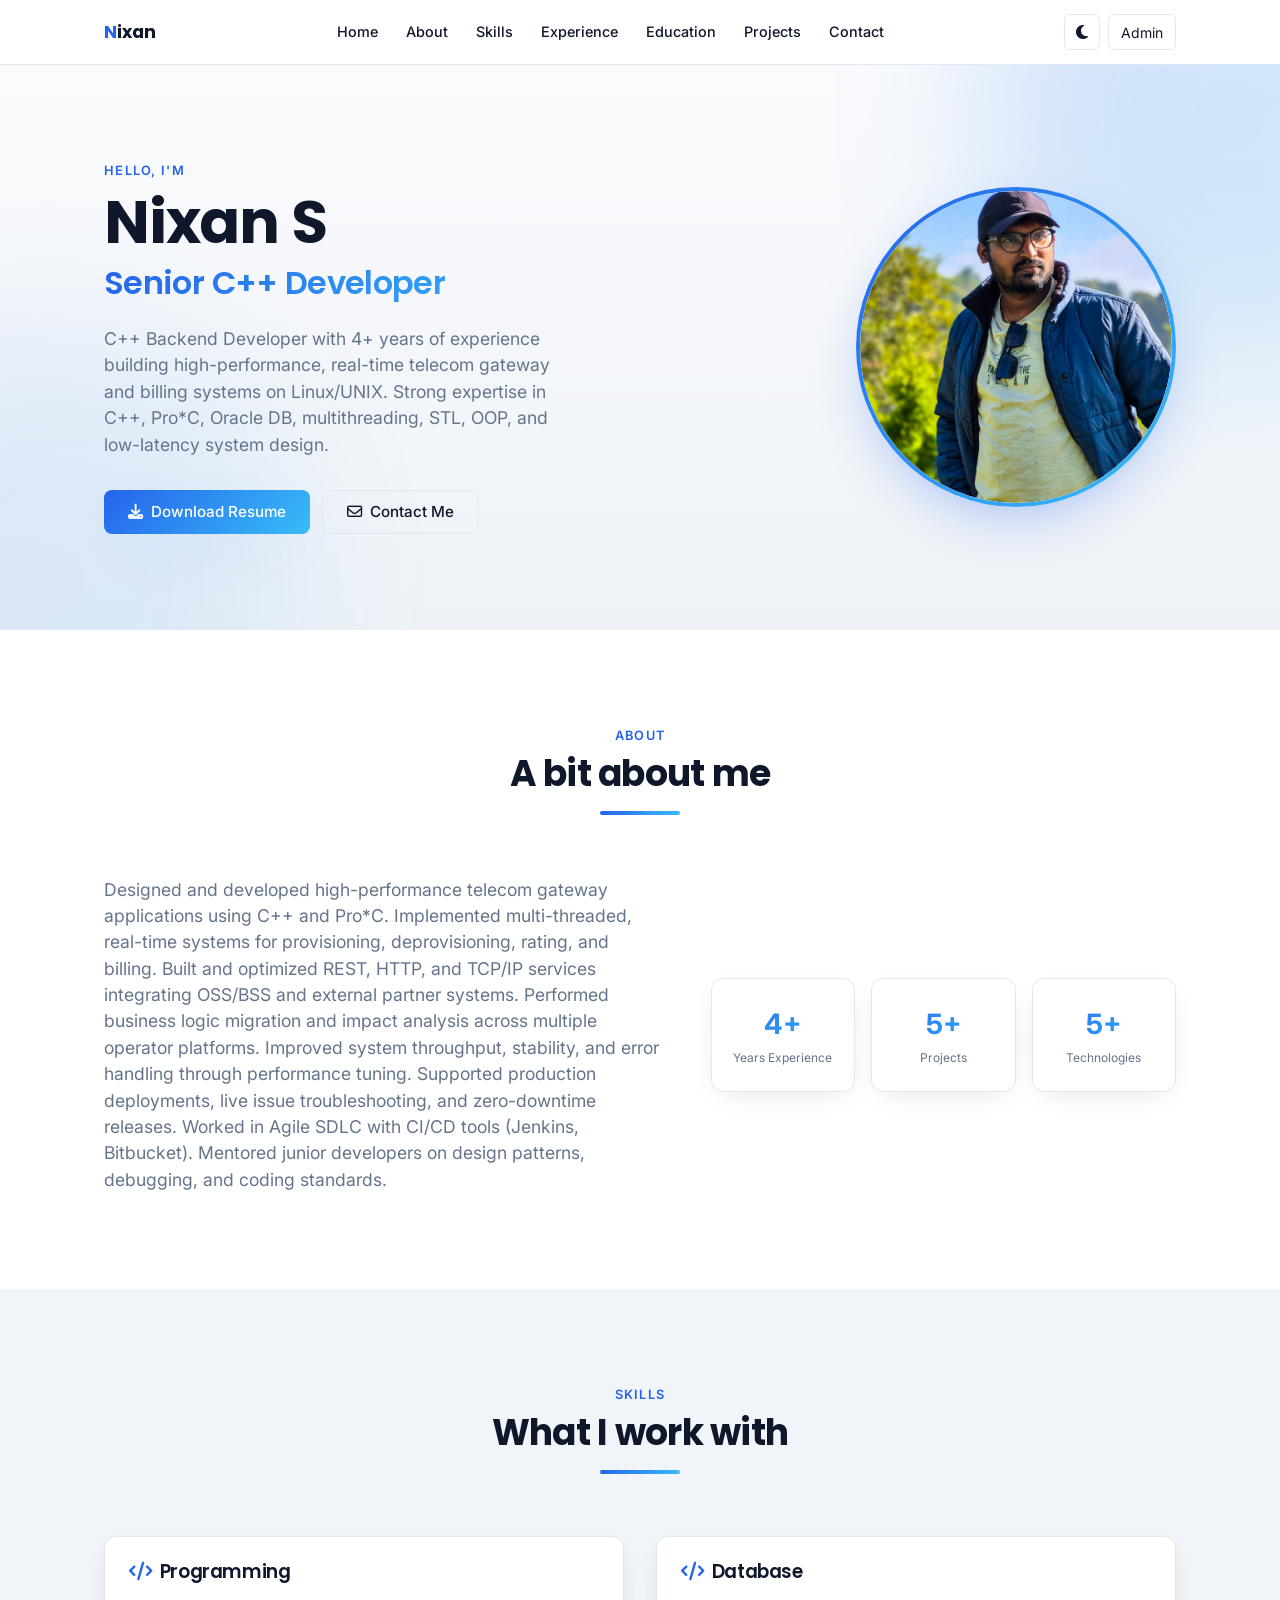
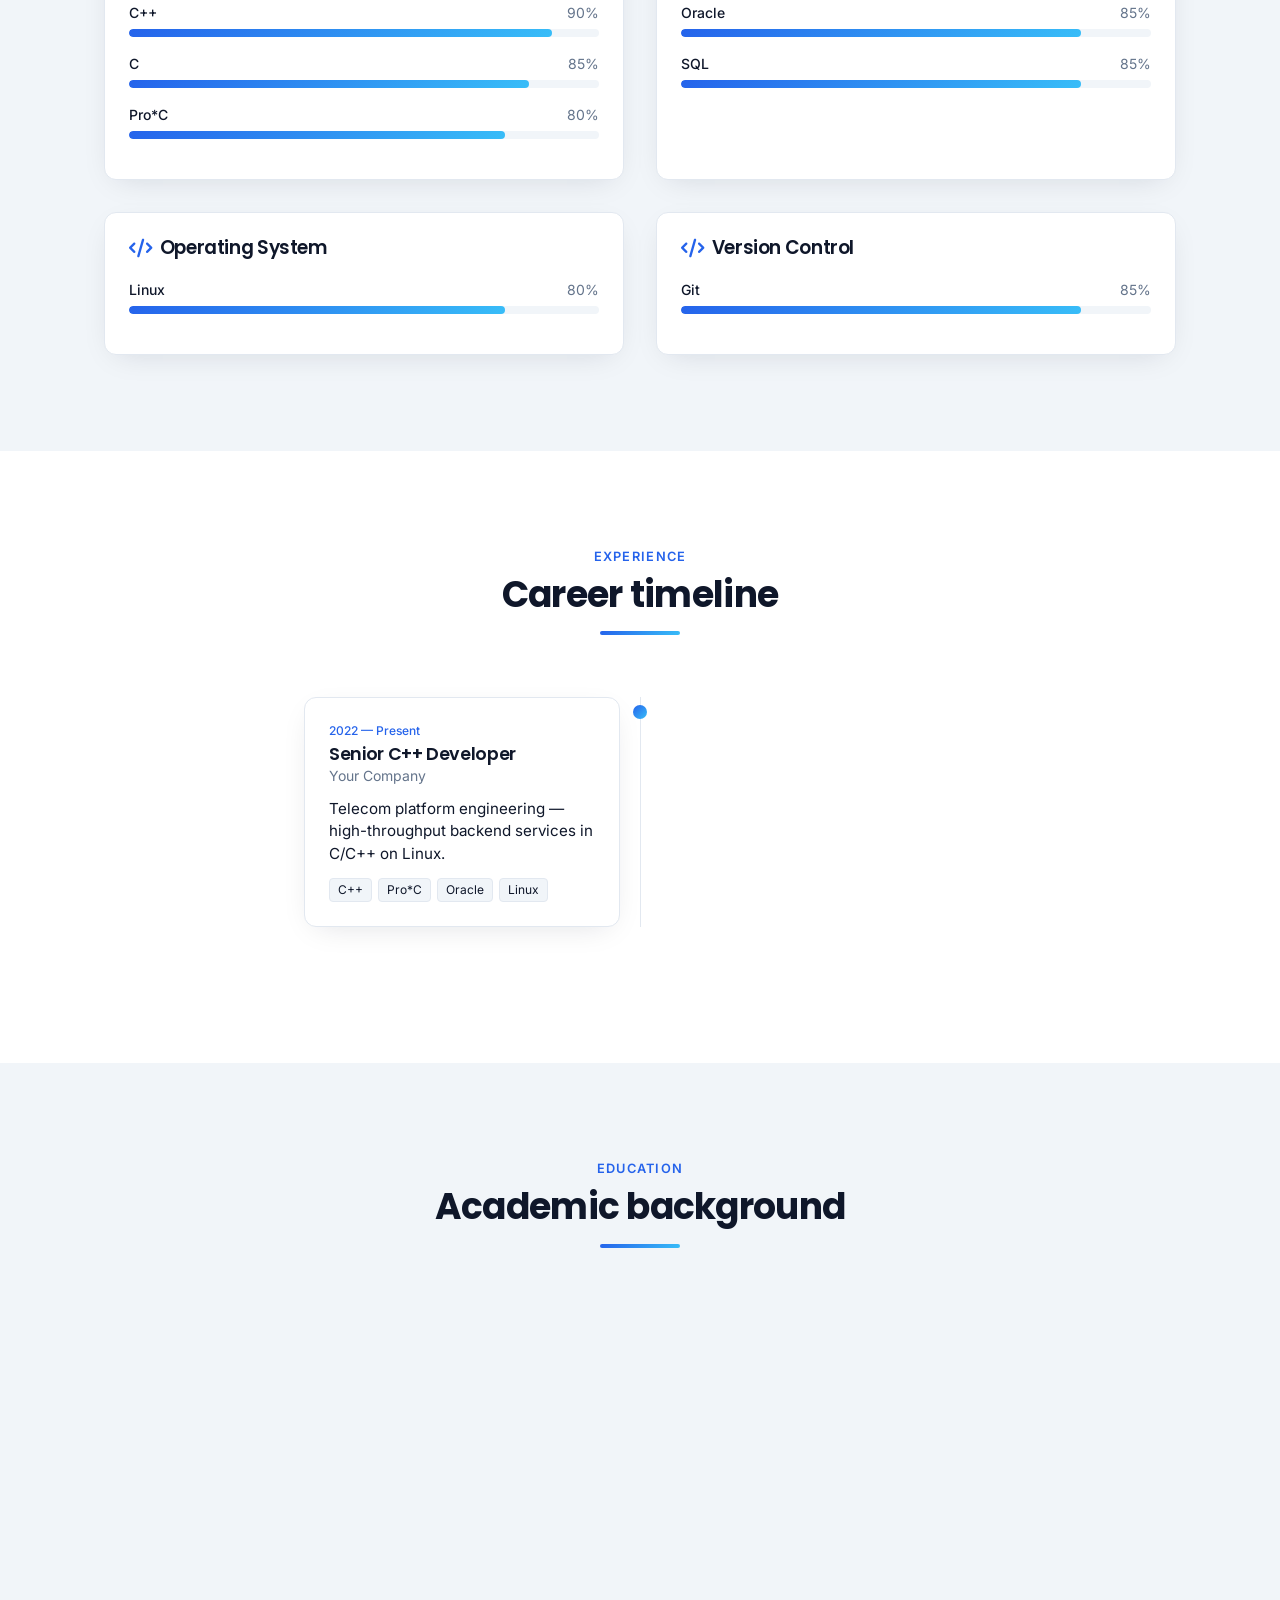
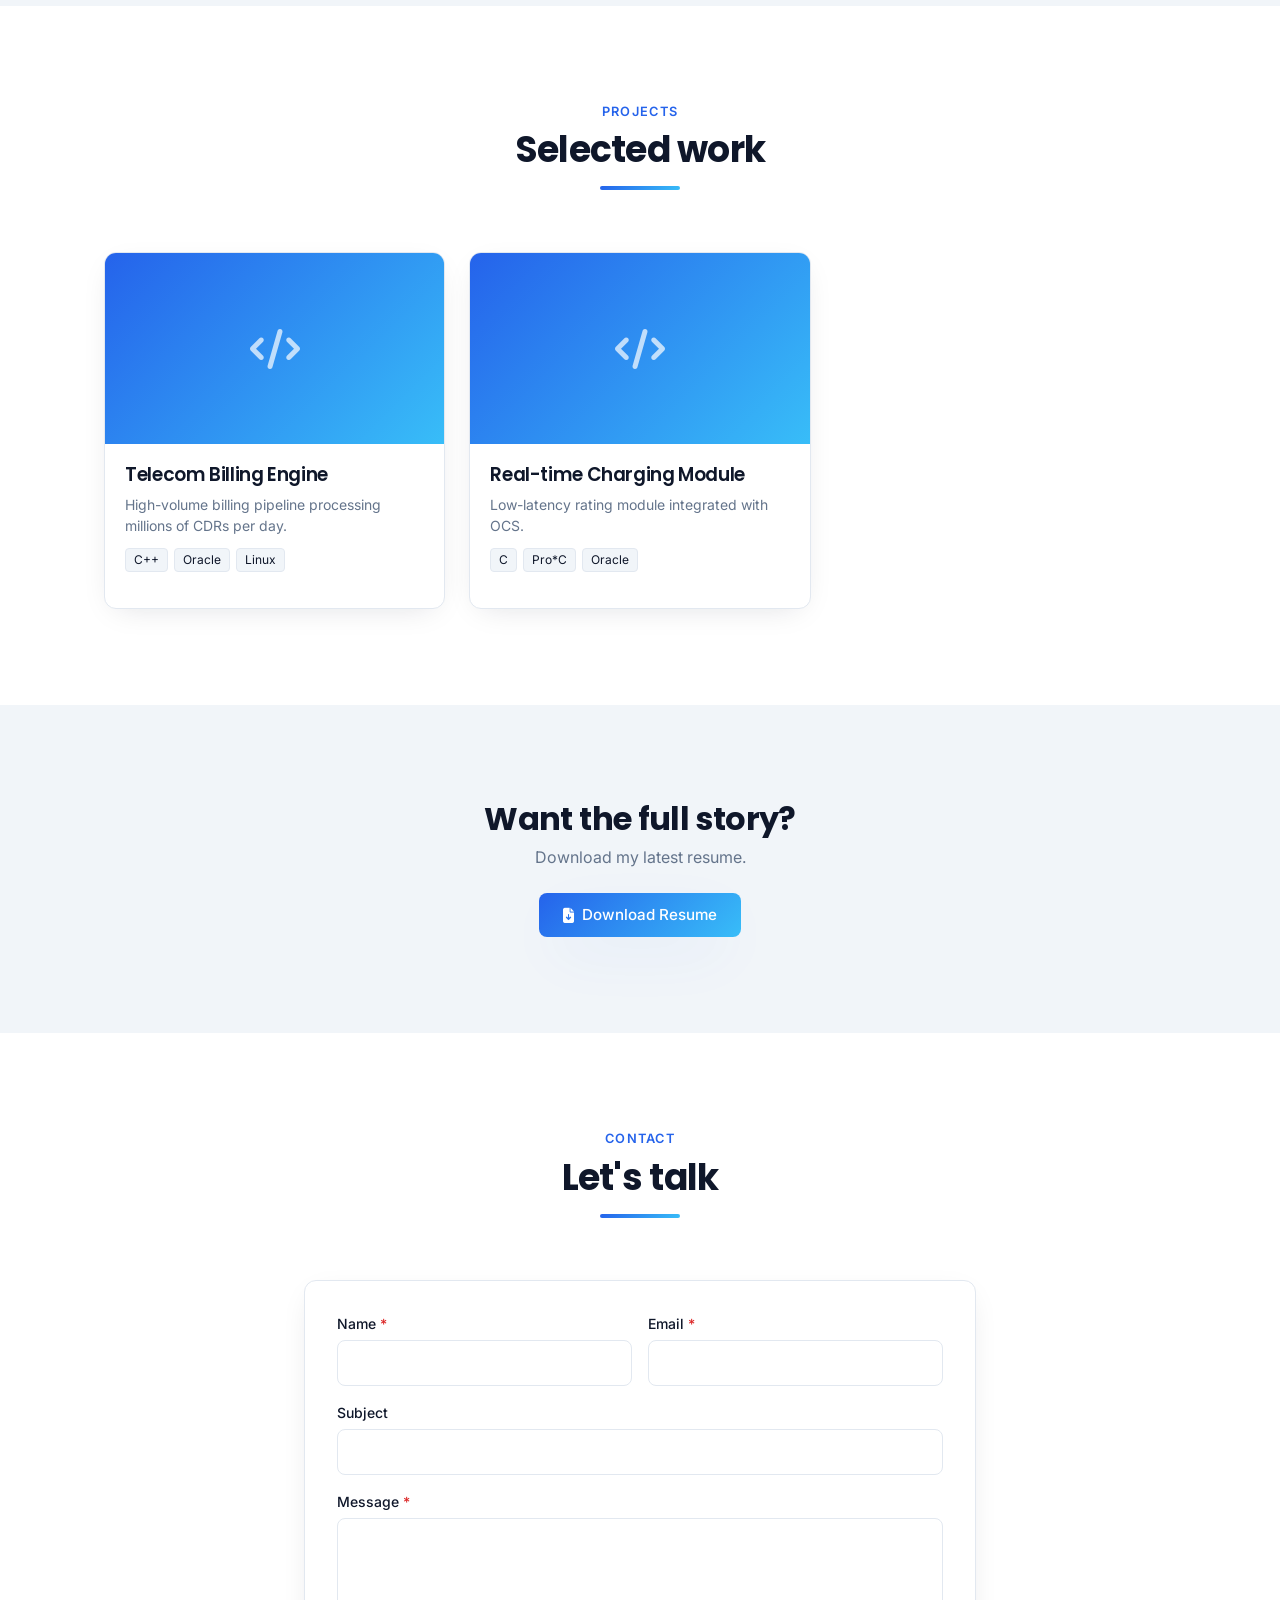
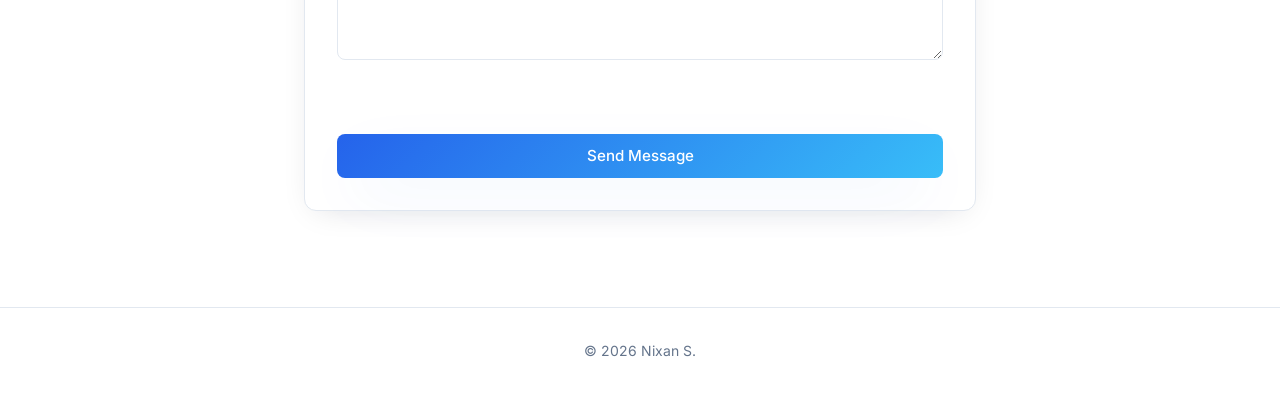
<file: index.html>
<!DOCTYPE html>
<html lang="en">
<head>
  <meta charset="UTF-8" />
  <meta name="viewport" content="width=device-width, initial-scale=1.0" />
  <title>Nixan — Senior C++ Developer Portfolio</title>
  <meta name="description" content="Portfolio of Nixan S — Senior C++ Developer specializing in telecom systems." />
  <meta name="author" content="Nixan S" />
  <meta property="og:title" content="Nixan — Senior C++ Developer Portfolio" />
  <meta property="og:description" content="Portfolio of Nixan S — Senior C++ Developer specializing in telecom systems." />
  <meta property="og:type" content="website" />

  <link rel="preconnect" href="https://fonts.googleapis.com" />
  <link rel="preconnect" href="https://fonts.gstatic.com" crossorigin />
  <link rel="stylesheet" href="https://fonts.googleapis.com/css2?family=Inter:wght@400;500;600;700&family=Poppins:wght@500;600;700;800&display=swap" />
  <link rel="stylesheet" href="https://cdnjs.cloudflare.com/ajax/libs/font-awesome/6.5.1/css/all.min.css" />
  <link rel="stylesheet" href="css/styles.css" />

  <script>
    (function(){try{var t=localStorage.getItem('nixan-theme');var d=t?t==='dark':matchMedia('(prefers-color-scheme: dark)').matches;if(d)document.documentElement.classList.add('dark');}catch(e){}})();
  </script>
</head>
<body>
  <!-- HEADER -->
  <header class="nav">
    <div class="container nav__inner">
      <a href="#home" class="nav__logo">Nixan</a>
      <nav class="nav__links" id="navLinks">
        <a href="#home">Home</a>
        <a href="#about">About</a>
        <a href="#skills">Skills</a>
        <a href="#experience">Experience</a>
        <a href="#education">Education</a>
        <a href="#projects">Projects</a>
        <a href="#contact">Contact</a>
      </nav>
      <div class="nav__actions">
        <button id="themeToggle" class="icon-btn" aria-label="Toggle theme">
          <i class="fa-solid fa-moon"></i>
        </button>
        <a href="admin.html" class="btn-ghost hide-sm">Admin</a>
        <button id="menuToggle" class="icon-btn show-sm" aria-label="Menu">
          <i class="fa-solid fa-bars"></i>
        </button>
      </div>
    </div>
  </header>

  <!-- HERO -->
  <section id="home" class="hero">
    <div class="hero__bg-orb hero__bg-orb--1"></div>
    <div class="hero__bg-orb hero__bg-orb--2"></div>
    <div class="container hero__grid">
      <div class="hero__content fade-up">
        <p class="kicker">Hello, I'm</p>
        <h1 class="hero__name">Nixan S</h1>
        <h2 class="hero__title text-gradient">Senior C++ Developer</h2>
        <p class="hero__desc">
          C++ Backend Developer with 4+ years of experience building high-performance, real-time telecom gateway and billing systems on Linux/UNIX. Strong expertise in C++, Pro*C, Oracle DB, multithreading, STL, OOP, and low-latency system design.
        </p>
        <div class="hero__cta">
          <button id="downloadResumeBtn" class="btn btn-primary">
            <i class="fa-solid fa-download"></i> Download Resume
          </button>
          <a href="#contact" class="btn btn-outline">
            <i class="fa-regular fa-envelope"></i> Contact Me
          </a>
        </div>
      </div>
      <!--
      <div class="hero__avatar fade-in">
        <div class="avatar-ring">
          <div class="avatar-inner text-gradient">NS</div>
        </div>
      </div> -->
      <div class="hero__avatar fade-in">
      <div class="avatar-ring">
        <div class="avatar-inner">
          <img src="images/Nixa.jpg" alt="Nixan Profile" class="profile-image">
        </div>
      </div>
    </div>
    </div>
  </section>

  <!-- ABOUT -->
  <section id="about" class="section">
    <div class="container">
      <div class="section__title">
        <p class="kicker">About</p>
        <h2>A bit about me</h2>
        <span class="title-bar"></span>
      </div>
      <div class="about__grid">
        <p class="about__text">
          Designed and developed high-performance telecom gateway applications using C++ and Pro*C. Implemented multi-threaded, real-time systems for provisioning, deprovisioning, rating, and billing. Built and optimized REST, HTTP, and TCP/IP services integrating OSS/BSS and external partner systems. Performed business logic migration and impact analysis across multiple operator platforms. Improved system throughput, stability, and error handling through performance tuning. Supported production deployments, live issue troubleshooting, and zero-downtime releases. Worked in Agile SDLC with CI/CD tools (Jenkins, Bitbucket). Mentored junior developers on design patterns, debugging, and coding standards. 
        </p>
        <div class="stats">
          <div class="stat-card"><div class="stat-card__v text-gradient" data-count="4">4+</div><div class="stat-card__l">Years Experience</div></div>
          <div class="stat-card"><div class="stat-card__v text-gradient" data-count="5">5+</div><div class="stat-card__l">Projects</div></div>
          <div class="stat-card"><div class="stat-card__v text-gradient" data-count="5">5+</div><div class="stat-card__l">Technologies</div></div>
        </div>
      </div>
    </div>
  </section>

  <!-- SKILLS -->
  <section id="skills" class="section section--muted">
    <div class="container">
      <div class="section__title">
        <p class="kicker">Skills</p>
        <h2>What I work with</h2>
        <span class="title-bar"></span>
      </div>
      <div class="skills__grid" id="skillsGrid">
        <!-- skills injected by JS -->
      </div>
    </div>
  </section>

  <!-- EXPERIENCE -->
  <section id="experience" class="section">
    <div class="container container--narrow">
      <div class="section__title">
        <p class="kicker">Experience</p>
        <h2>Career timeline</h2>
        <span class="title-bar"></span>
      </div>
      <div class="timeline" id="timeline"></div>
    </div>
  </section>

  <!-- EDUCATION -->
  <section id="education" class="section section--muted">
    <div class="container">
      <div class="section__title">
        <p class="kicker">Education</p>
        <h2>Academic background</h2>
        <span class="title-bar"></span>
      </div>
      <div class="edu__grid" id="eduGrid"></div>
    </div>
  </section>

  <!-- PROJECTS -->
  <section id="projects" class="section">
    <div class="container">
      <div class="section__title">
        <p class="kicker">Projects</p>
        <h2>Selected work</h2>
        <span class="title-bar"></span>
      </div>
      <div class="projects__grid" id="projectsGrid"></div>
    </div>
  </section>

  <!-- RESUME CTA -->
  <section class="section section--muted resume-cta">
    <div class="container container--narrow text-center">
      <h2>Want the full story?</h2>
      <p class="muted">Download my latest resume.</p>
      <button id="downloadResumeBtn2" class="btn btn-primary">
        <i class="fa-solid fa-file-arrow-down"></i> Download Resume
      </button>
    </div>
  </section>

  <!-- CONTACT -->
  <section id="contact" class="section">
    <div class="container container--narrow">
      <div class="section__title">
        <p class="kicker">Contact</p>
        <h2>Let's talk</h2>
        <span class="title-bar"></span>
      </div>
      <form id="contactForm" class="form-card" novalidate>
        <div class="form-row">
          <label>
            <span class="form-label">Name <em>*</em></span>
            <input name="Name" maxlength="100" required />
          </label>
          <label>
            <span class="form-label">Email <em>*</em></span>
            <input name="Email" type="email" maxlength="200" required />
          </label>
        </div>
        <label>
          <span class="form-label">Subject</span>
          <input name="Subject" maxlength="150" />
        </label>
        <label>
          <span class="form-label">Message <em>*</em></span>
          <textarea name="Message" rows="5" maxlength="2000" required></textarea>
        </label>
        <p class="form-error" id="contactErr"></p>
        <p class="form-ok" id="contactOk"></p>
        <button class="btn btn-primary btn-block" type="submit" id="contactSubmit">
          Send Message
        </button>
      </form>
    </div>
  </section>

  <footer class="footer">
    <div class="container text-center">
      © <span id="year"></span> Nixan S.
    </div>
  </footer>

  <script src="js/api.js"></script>
  <script src="js/app.js"></script>
</body>
</html>
</file>
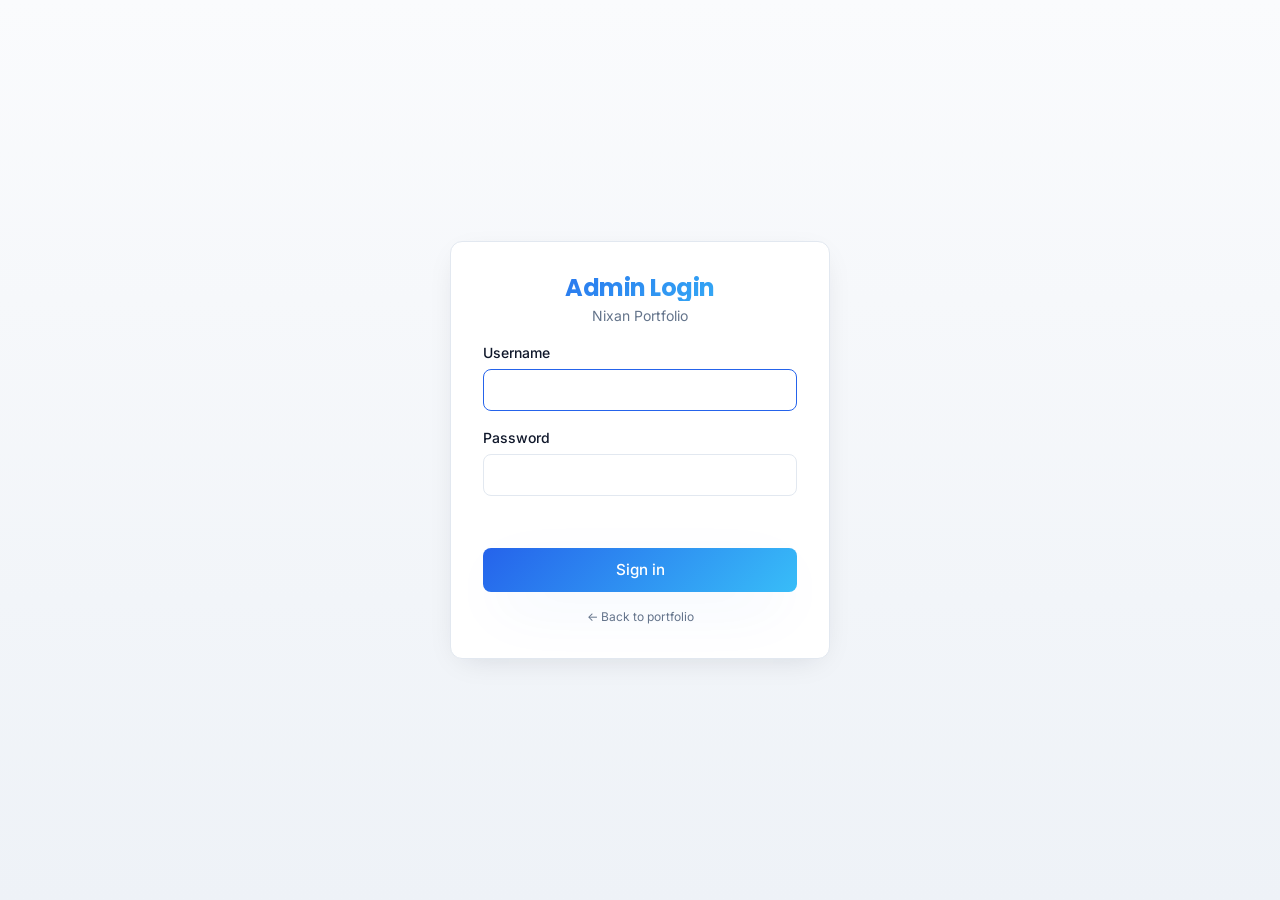
<file: admin.html>
<!DOCTYPE html>
<html lang="en">
<head>
  <meta charset="UTF-8" />
  <meta http-equiv="Cache-Control" content="no-cache, no-store, must-revalidate">
  <meta http-equiv="Pragma" content="no-cache">
  <meta http-equiv="Expires" content="0">
  <meta name="viewport" content="width=device-width, initial-scale=1.0" />
  <meta name="robots" content="noindex" />
  <title>Admin — Nixan Portfolio</title>
  <link rel="preconnect" href="https://fonts.googleapis.com" />
  <link rel="preconnect" href="https://fonts.gstatic.com" crossorigin />
  <link rel="stylesheet" href="https://fonts.googleapis.com/css2?family=Inter:wght@400;500;600;700&family=Poppins:wght@500;600;700;800&display=swap" />
  <link rel="stylesheet" href="https://cdnjs.cloudflare.com/ajax/libs/font-awesome/6.5.1/css/all.min.css" />
  <link rel="stylesheet" href="css/styles.css" />
  <script>
    (function(){try{var t=localStorage.getItem('nixan-theme');var d=t?t==='dark':matchMedia('(prefers-color-scheme: dark)').matches;if(d)document.documentElement.classList.add('dark');}catch(e){}})();
  </script>
</head>
<body>
  <!-- LOGIN SCREEN -->
  <div id="loginView" class="login-wrap">
    <form id="loginForm" class="login-card">
      <div class="login-head">
        <h1 class="text-gradient">Admin Login</h1>
        <p class="muted">Nixan Portfolio</p>
      </div>
      <p id="backendWarn" class="form-error hidden">Backend not configured. Edit <code>js/api.js</code> and set <code>APPS_SCRIPT_URL</code>.</p>
      <label>
        <span class="form-label">Username</span>
        <input name="username" required autofocus />
      </label>
      <label>
        <span class="form-label">Password</span>
        <input name="password" type="password" required />
      </label>
      <p class="form-error" id="loginErr"></p>
      <button class="btn btn-primary btn-block" type="submit" id="loginSubmit">Sign in</button>
      <a href="index.html" class="login-back muted">← Back to portfolio</a>
    </form>
  </div>

  <!-- DASHBOARD -->
  <div id="dashboardView" class="hidden">
    <header class="adm-header">
      <div class="container adm-header__inner">
        <h1 class="text-gradient">Nixan · Admin</h1>
        <div class="nav__actions">
          <a href="index.html" target="_blank" class="btn-ghost">View Site</a>
          <button id="logoutBtn" class="btn-ghost">Logout</button>
        </div>
      </div>
    </header>

    <div class="container adm-body">
      <div class="tabs" id="tabs"></div>
      <div id="tabPanel"></div>
    </div>
  </div>

  <!-- MODAL -->
  <div id="modal" class="modal hidden" aria-hidden="true">
    <div class="modal__overlay" data-close></div>
    <div class="modal__panel">
      <div class="modal__head">
        <h3 id="modalTitle">Edit</h3>
        <button class="icon-btn" data-close aria-label="Close">✕</button>
      </div>
      <div class="modal__body" id="modalBody"></div>
    </div>
  </div>

  <script src="js/api.js"></script>
  <script src="js/admin.js"></script>
</body>
</html>
</file>
<file: css/styles.css>
:root {
  --radius: 10px;

  /* Spec theme */
  --primary: #2563eb;
  --primary-glow: #38bdf8;
  --secondary: #0f172a;
  --accent: #38bdf8;

  --background: #ffffff;
  --foreground: #0f172a;
  --card: #ffffff;
  --muted: #f1f5f9;
  --muted-foreground: #64748b;
  --border: #e2e8f0;
  --destructive: #dc2626;

  --gradient-hero: linear-gradient(135deg, var(--primary), var(--primary-glow));
  --gradient-subtle: linear-gradient(180deg, #fafbfd, #eef2f7);
  --shadow-glow: 0 20px 60px -20px rgba(37, 99, 235, 0.45);
  --shadow-card: 0 8px 30px -12px rgba(15, 23, 42, 0.15);
}

html.dark {
  --background: #0f172a;
  --foreground: #f1f5f9;
  --card: #1e293b;
  --muted: #1e293b;
  --muted-foreground: #94a3b8;
  --border: rgba(255, 255, 255, 0.12);
  --gradient-subtle: linear-gradient(180deg, #0f172a, #1e293b);
  --shadow-card: 0 8px 30px -12px rgba(0, 0, 0, 0.5);
}

* { box-sizing: border-box; margin: 0; padding: 0; }
html { scroll-behavior: smooth; }
body {
  font-family: "Inter", system-ui, -apple-system, sans-serif;
  background: var(--background);
  color: var(--foreground);
  -webkit-font-smoothing: antialiased;
  line-height: 1.5;
  transition: background-color 0.2s, color 0.2s;
}
h1, h2, h3, h4 { font-family: "Poppins", system-ui, sans-serif; letter-spacing: -0.02em; line-height: 1.15; }
a { color: inherit; text-decoration: none; }
button { font: inherit; cursor: pointer; background: none; border: none; color: inherit; }
input, textarea { font: inherit; }
.hidden { display: none !important; }
.muted { color: var(--muted-foreground); }
.text-center { text-align: center; }
.text-gradient {
  background: var(--gradient-hero);
  -webkit-background-clip: text;
  background-clip: text;
  -webkit-text-fill-color: transparent;
  color: transparent;
}
.kicker {
  font-size: 0.8rem;
  font-weight: 600;
  color: var(--primary);
  text-transform: uppercase;
  letter-spacing: 0.1em;
  margin-bottom: 0.5rem;
}

.container { max-width: 1120px; margin: 0 auto; padding: 0 1.5rem; }
.container--narrow { max-width: 720px; }

/* Buttons */
.btn { display: inline-flex; align-items: center; gap: 0.5rem; height: 44px; padding: 0 1.5rem; border-radius: 8px; font-weight: 500; font-size: 0.95rem; transition: opacity 0.15s, transform 0.15s; }
.btn:hover { opacity: 0.92; }
.btn:active { transform: scale(0.98); }
.btn-primary { background: var(--gradient-hero); color: #fff; box-shadow: var(--shadow-glow); }
.btn-outline { border: 1px solid var(--border); }
.btn-outline:hover { background: var(--muted); opacity: 1; }
.btn-block { width: 100%; justify-content: center; }
.btn-ghost { display: inline-flex; align-items: center; height: 36px; padding: 0 0.75rem; border: 1px solid var(--border); border-radius: 6px; font-size: 0.875rem; transition: background 0.15s; }
.btn-ghost:hover { background: var(--muted); }
.icon-btn { display: inline-flex; align-items: center; justify-content: center; height: 36px; width: 36px; border: 1px solid var(--border); border-radius: 6px; transition: background 0.15s; }
.icon-btn:hover { background: var(--muted); }

/* NAV */
.nav {
  position: sticky; top: 0; z-index: 50;
  background: rgba(255, 255, 255, 0.8);
  backdrop-filter: blur(12px);
  border-bottom: 1px solid var(--border);
}
html.dark .nav { background: rgba(15, 23, 42, 0.8); }
.nav__inner { display: flex; align-items: center; justify-content: space-between; height: 64px; }
.nav__logo { font-family: "Poppins"; font-weight: 700; font-size: 1.1rem; }
.nav__logo::first-letter { color: var(--primary); }
.nav__links { display: flex; gap: 1.75rem; font-size: 0.9rem; font-weight: 500; }
.nav__links a { transition: color 0.15s; }
.nav__links a:hover { color: var(--primary); }
.nav__actions { display: flex; align-items: center; gap: 0.5rem; }
.show-sm { display: none; }
@media (max-width: 767px) {
  .nav__links { display: none; position: absolute; top: 64px; left: 0; right: 0; flex-direction: column; gap: 0.5rem; padding: 1rem 1.5rem; background: var(--background); border-bottom: 1px solid var(--border); }
  .nav__links.is-open { display: flex; }
  .show-sm { display: inline-flex; }
  .hide-sm { display: none; }
}

/* HERO */
.hero { position: relative; overflow: hidden; background: var(--gradient-subtle); }
.hero__bg-orb { position: absolute; width: 500px; height: 500px; border-radius: 50%; background: var(--gradient-hero); filter: blur(80px); opacity: 0.2; pointer-events: none; }
.hero__bg-orb--1 { top: -200px; right: -200px; }
.hero__bg-orb--2 { bottom: -200px; left: -200px; opacity: 0.1; }
.hero__grid { position: relative; display: grid; grid-template-columns: 1fr 1fr; gap: 3rem; align-items: center; padding: 6rem 1.5rem; }
.hero__name { font-size: clamp(2.5rem, 5vw, 3.75rem); font-weight: 700; }
.hero__title { font-size: clamp(1.5rem, 3vw, 2rem); font-weight: 600; margin-top: 0.5rem; }
.hero__desc { margin-top: 1.5rem; font-size: 1.1rem; color: var(--muted-foreground); max-width: 30rem; }
.hero__cta { margin-top: 2rem; display: flex; gap: 0.75rem; flex-wrap: wrap; }
.hero__avatar { display: flex; justify-content: flex-end; }
.avatar-ring { position: relative; width: 320px; height: 320px; padding: 4px; border-radius: 50%; background: var(--gradient-hero); box-shadow: var(--shadow-glow); animation: float 6s ease-in-out infinite; }
.avatar-inner { width: 100%; height: 100%; border-radius: 50%; background: var(--background); display: flex; align-items: center; justify-content: center; font-family: "Poppins"; font-size: 4rem; font-weight: 700; }


.hero__avatar {
  display: flex;
  justify-content: flex-end;
}

.avatar-ring {
  position: relative;
  width: 320px;
  height: 320px;
  padding: 4px;
  border-radius: 50%;
  background: var(--gradient-hero);
  box-shadow: var(--shadow-glow);
  animation: float 6s ease-in-out infinite;
}

.avatar-inner {
  width: 100%;
  height: 100%;
  border-radius: 50%;
  background: var(--background);
  overflow: hidden;
}

.profile-image {
  width: 100%;
  height: 100%;
  object-fit: cover;
  border-radius: 50%;
}

@media (max-width: 767px) {
  .hero__grid {
    grid-template-columns: 1fr;
    padding: 4rem 1.5rem;
  }

  .hero__avatar {
    justify-content: center;
    order: -1;
  }

  .avatar-ring {
    width: 220px;
    height: 220px;
  }
}

/* SECTIONS */
.section { padding: 6rem 0; }
.section--muted { background: var(--muted); }
.section__title { text-align: center; margin-bottom: 3.5rem; }
.section__title h2 { font-size: clamp(1.75rem, 3vw, 2.25rem); margin-top: 0.5rem; }
.title-bar { display: inline-block; width: 80px; height: 4px; border-radius: 999px; background: var(--gradient-hero); margin-top: 1rem; }

/* ABOUT */
.about__grid { display: grid; grid-template-columns: 1.2fr 1fr; gap: 3rem; align-items: center; }
.about__text { font-size: 1.1rem; color: var(--muted-foreground); }
.stats { display: grid; grid-template-columns: repeat(3, 1fr); gap: 1rem; }
.stat-card { padding: 1.5rem 0.75rem; text-align: center; background: var(--card); border: 1px solid var(--border); border-radius: 12px; box-shadow: var(--shadow-card); }
.stat-card__v { font-size: 1.75rem; font-weight: 700; }
.stat-card__l { font-size: 0.75rem; color: var(--muted-foreground); margin-top: 0.25rem; }
@media (max-width: 767px) { .about__grid { grid-template-columns: 1fr; } }

/* SKILLS */
.skills__grid { display: grid; grid-template-columns: 1fr 1fr; gap: 2rem; }
.skills__cat { background: var(--card); border: 1px solid var(--border); border-radius: 12px; padding: 1.5rem; box-shadow: var(--shadow-card); }
.skills__cat-title { font-weight: 600; margin-bottom: 1.25rem; display: flex; align-items: center; gap: 0.5rem; }
.skills__cat-title i { color: var(--primary); }
.skill { margin-bottom: 1rem; }
.skill__head { display: flex; justify-content: space-between; font-size: 0.875rem; margin-bottom: 0.375rem; }
.skill__name { font-weight: 500; }
.skill__pct { color: var(--muted-foreground); }
.skill__bar { height: 8px; background: var(--muted); border-radius: 999px; overflow: hidden; }
.skill__fill { height: 100%; background: var(--gradient-hero); border-radius: 999px; width: 0; transition: width 1s ease-out; }
@media (max-width: 767px) { .skills__grid { grid-template-columns: 1fr; } }

/* TIMELINE */
.timeline { position: relative; }
.timeline::before { content: ""; position: absolute; left: 16px; top: 0; bottom: 0; width: 1px; background: var(--border); }
.timeline__item { position: relative; padding-left: 3rem; margin-bottom: 2.5rem; }
.timeline__dot { position: absolute; left: 10px; top: 8px; width: 14px; height: 14px; border-radius: 50%; background: var(--gradient-hero); box-shadow: var(--shadow-glow); }
.timeline__card { background: var(--card); border: 1px solid var(--border); border-radius: 12px; padding: 1.5rem; box-shadow: var(--shadow-card); }
.timeline__date { font-size: 0.75rem; font-weight: 500; color: var(--primary); }
.timeline__role { font-weight: 600; font-size: 1.1rem; margin-top: 0.25rem; }
.timeline__company { font-size: 0.875rem; color: var(--muted-foreground); }
.timeline__desc { margin-top: 0.75rem; font-size: 0.95rem; }
.chip-list { display: flex; flex-wrap: wrap; gap: 0.375rem; margin-top: 0.75rem; }
.chip { font-size: 0.75rem; padding: 0.125rem 0.5rem; background: var(--muted); border: 1px solid var(--border); border-radius: 4px; }
@media (min-width: 768px) {
  .timeline::before { left: 50%; }
  .timeline__item { padding-left: 0; display: grid; grid-template-columns: 1fr 1fr; gap: 2.5rem; }
  .timeline__item--right .timeline__card { grid-column: 2; }
  .timeline__item--right .timeline__dot { left: 50%; }
  .timeline__item:not(.timeline__item--right) .timeline__dot { left: 50%; }
  .timeline__dot { transform: translateX(-50%); }
}

/* EDUCATION */
.edu__grid { display: grid; grid-template-columns: 1fr 1fr; gap: 1.5rem; }
.edu__card { perspective: 1000px; height: 200px; }
.edu__flip { position: relative; width: 100%; height: 100%; transition: transform 0.6s; transform-style: preserve-3d; }
.edu__card:hover .edu__flip { transform: rotateY(180deg); }
.edu__face { position: absolute; inset: 0; border-radius: 12px; padding: 1.5rem; backface-visibility: hidden; -webkit-backface-visibility: hidden; }
.edu__face--front { background: var(--card); border: 1px solid var(--border); box-shadow: var(--shadow-card); display: flex; flex-direction: column; justify-content: space-between; }
.edu__face--front i { font-size: 1.5rem; color: var(--primary); }
.edu__face--front h3 { font-size: 1.1rem; margin-top: 0.75rem; }
.edu__face--front p { font-size: 0.875rem; color: var(--muted-foreground); }
.edu__face--back { background: var(--gradient-hero); color: #fff; transform: rotateY(180deg); display: flex; flex-direction: column; align-items: center; justify-content: center; text-align: center; }
.edu__face--back p { font-size: 0.875rem; opacity: 0.9; }
.edu__face--back .edu__cgpa { font-size: 2.5rem; font-weight: 700; margin-top: 0.25rem; }
@media (max-width: 767px) { .edu__grid { grid-template-columns: 1fr; } }

/* PROJECTS */
.projects__grid { display: grid; grid-template-columns: repeat(auto-fill, minmax(280px, 1fr)); gap: 1.5rem; }
.proj { background: var(--card); border: 1px solid var(--border); border-radius: 12px; overflow: hidden; box-shadow: var(--shadow-card); transition: transform 0.25s, box-shadow 0.25s; }
.proj:hover { transform: translateY(-4px); box-shadow: var(--shadow-glow); }
.proj__img { aspect-ratio: 16/9; background: var(--gradient-hero); position: relative; display: flex; align-items: center; justify-content: center; color: rgba(255,255,255,0.7); font-size: 2.5rem; overflow: hidden; }
.proj__img img { position: absolute; inset: 0; width: 100%; height: 100%; object-fit: cover; transition: transform 0.5s; }
.proj:hover .proj__img img { transform: scale(1.06); }
.proj__body { padding: 1.25rem; }
.proj__title { font-weight: 600; }
.proj__desc { margin-top: 0.5rem; font-size: 0.875rem; color: var(--muted-foreground); display: -webkit-box; -webkit-line-clamp: 3; -webkit-box-orient: vertical; overflow: hidden; }
.proj__links { margin-top: 1rem; display: flex; gap: 0.875rem; font-size: 0.875rem; }
.proj__links a { color: var(--primary); display: inline-flex; align-items: center; gap: 0.25rem; }
.proj__links a:hover { text-decoration: underline; }

/* CONTACT */
.form-card { background: var(--card); border: 1px solid var(--border); border-radius: 12px; padding: 2rem; box-shadow: var(--shadow-card); display: flex; flex-direction: column; gap: 1rem; }
.form-row { display: grid; grid-template-columns: 1fr 1fr; gap: 1rem; }
.form-card label { display: block; }
.form-label { display: block; font-size: 0.875rem; font-weight: 500; margin-bottom: 0.375rem; }
.form-label em { color: var(--destructive); font-style: normal; }
.form-card input, .form-card textarea { width: 100%; padding: 10px 12px; border: 1px solid var(--border); background: var(--background); color: var(--foreground); border-radius: 8px; outline: none; transition: border-color 0.15s; }
.form-card input:focus, .form-card textarea:focus { border-color: var(--primary); }
.form-card textarea { resize: vertical; min-height: 120px; }
.form-error { color: var(--destructive); font-size: 0.875rem; min-height: 1.25rem; }
.form-ok { color: var(--primary); font-size: 0.875rem; }
@media (max-width: 600px) { .form-row { grid-template-columns: 1fr; } }

.resume-cta h2 { font-size: clamp(1.5rem, 2.5vw, 2rem); }
.resume-cta .btn { margin-top: 1.5rem; }
.resume-cta .muted { margin-top: 0.5rem; }

.footer { padding: 2rem 0; border-top: 1px solid var(--border); font-size: 0.875rem; color: var(--muted-foreground); }

/* ANIMATIONS */
@keyframes float { 0%,100% { transform: translateY(0); } 50% { transform: translateY(-12px); } }
@keyframes fade-up { from { opacity: 0; transform: translateY(20px); } to { opacity: 1; transform: translateY(0); } }
@keyframes fade-in { from { opacity: 0; } to { opacity: 1; } }
.fade-up { animation: fade-up 0.7s ease-out both; }
.fade-in { animation: fade-in 0.6s ease-out both; }
.reveal { opacity: 0; transform: translateY(20px); transition: opacity 0.6s, transform 0.6s; }
.reveal.is-visible { opacity: 1; transform: translateY(0); }

/* ===== ADMIN ===== */
.login-wrap { min-height: 100vh; display: flex; align-items: center; justify-content: center; background: var(--gradient-subtle); padding: 1rem; }
.login-card { width: 100%; max-width: 380px; background: var(--card); border: 1px solid var(--border); border-radius: 12px; padding: 2rem; box-shadow: var(--shadow-card); display: flex; flex-direction: column; gap: 1rem; }
.login-head { text-align: center; }
.login-head h1 { font-size: 1.5rem; }
.login-head .muted { font-size: 0.875rem; margin-top: 0.25rem; }
.login-card input { width: 100%; height: 42px; padding: 0 12px; border: 1px solid var(--border); background: var(--background); color: var(--foreground); border-radius: 8px; outline: none; }
.login-card input:focus { border-color: var(--primary); }
.login-back { display: block; text-align: center; font-size: 0.75rem; }
.login-back:hover { color: var(--primary); }

.adm-header { background: var(--card); border-bottom: 1px solid var(--border); }
.adm-header__inner { display: flex; align-items: center; justify-content: space-between; height: 64px; }
.adm-header h1 { font-family: "Poppins"; font-weight: 700; font-size: 1.1rem; }
.adm-body { padding: 2rem 1.5rem; }

.tabs { display: flex; flex-wrap: wrap; gap: 0.5rem; margin-bottom: 1.5rem; }
.tab { height: 36px; padding: 0 1rem; border-radius: 6px; font-size: 0.875rem; font-weight: 500; border: 1px solid var(--border); transition: background 0.15s; }
.tab:hover { background: var(--muted); }
.tab.is-active { background: var(--gradient-hero); color: #fff; border-color: transparent; box-shadow: var(--shadow-glow); }

.crud { background: var(--card); border: 1px solid var(--border); border-radius: 12px; box-shadow: var(--shadow-card); overflow: hidden; }
.crud__head { display: flex; align-items: center; justify-content: space-between; padding: 1rem 1.25rem; border-bottom: 1px solid var(--border); }
.crud__head h2 { font-size: 1.1rem; text-transform: capitalize; }
.crud__table { width: 100%; border-collapse: collapse; font-size: 0.875rem; }
.crud__table th { text-align: left; padding: 0.75rem 1rem; background: var(--muted); font-weight: 500; }
.crud__table td { padding: 0.75rem 1rem; border-top: 1px solid var(--border); max-width: 240px; overflow: hidden; text-overflow: ellipsis; white-space: nowrap; }
.crud__actions { text-align: right; white-space: nowrap; }
.crud__actions button { font-size: 0.875rem; margin-left: 0.75rem; }
.link { color: var(--primary); }
.link:hover { text-decoration: underline; }
.link-danger { color: var(--destructive); }
.link-danger:hover { text-decoration: underline; }
.crud__empty { padding: 1.5rem; color: var(--muted-foreground); font-size: 0.875rem; }

.scroll-x { overflow-x: auto; }

.msgs { display: flex; flex-direction: column; gap: 0.75rem; }
.msg { border: 1px solid var(--border); border-radius: 8px; padding: 1rem; }
.msg__head { display: flex; justify-content: space-between; align-items: flex-start; gap: 1rem; }
.msg__from { font-weight: 600; }
.msg__from span { color: var(--muted-foreground); font-weight: normal; }
.msg__subj { font-size: 0.875rem; color: var(--muted-foreground); }
.msg__date { font-size: 0.75rem; color: var(--muted-foreground); white-space: nowrap; }
.msg__body { margin-top: 0.75rem; font-size: 0.875rem; white-space: pre-wrap; }

/* MODAL */
.modal { position: fixed; inset: 0; z-index: 100; display: flex; align-items: center; justify-content: center; padding: 1rem; animation: fade-in 0.2s; }
.modal__overlay { position: absolute; inset: 0; background: rgba(0, 0, 0, 0.5); }
.modal__panel { position: relative; background: var(--card); border-radius: 12px; box-shadow: var(--shadow-card); width: 100%; max-width: 520px; max-height: 90vh; overflow: auto; }
.modal__head { display: flex; align-items: center; justify-content: space-between; padding: 1rem 1.25rem; border-bottom: 1px solid var(--border); }
.modal__head h3 { font-size: 1.1rem; }
.modal__body { padding: 1.25rem; }
.modal__body label { display: block; margin-bottom: 0.75rem; }
.modal__body input, .modal__body textarea { width: 100%; height: 38px; padding: 0 10px; border: 1px solid var(--border); background: var(--background); color: var(--foreground); border-radius: 6px; outline: none; }
.modal__body input:focus, .modal__body textarea:focus { border-color: var(--primary); }
.modal__body textarea { height: auto; min-height: 80px; padding: 8px 10px; resize: vertical; }
.modal__foot { display: flex; justify-content: flex-end; gap: 0.5rem; margin-top: 0.5rem; }
.modal__foot .btn-ghost, .modal__foot .btn { height: 36px; padding: 0 1rem; font-size: 0.875rem; }
</file>
